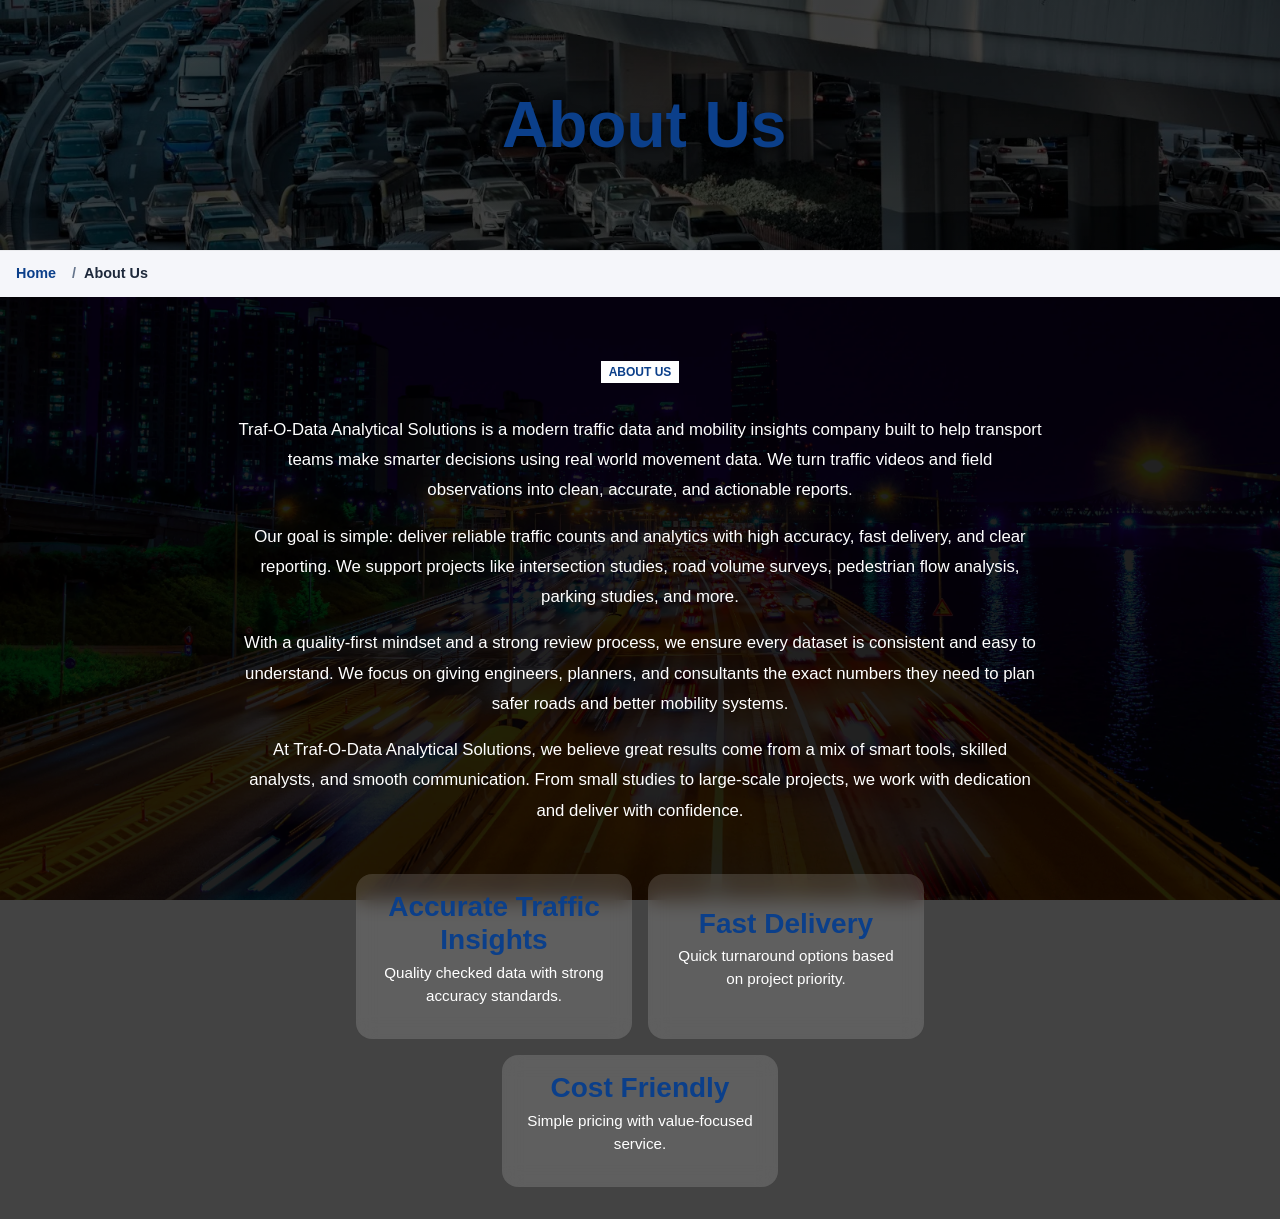
<file: pages/about.html>
<!doctype html>
<html lang="en">
  <head>
    <meta charset="UTF-8" />
    <meta name="viewport" content="width=device-width, initial-scale=1.0" />
    <title>Traf-O-Data Analytical Solutions</title>

    <!-- bootstrap cdns -->
    <link
      href="https://cdn.jsdelivr.net/npm/bootstrap@5.3.3/dist/css/bootstrap.min.css"
      rel="stylesheet"
    />
    <link
      rel="stylesheet"
      href="https://cdn.jsdelivr.net/npm/bootstrap-icons@1.11.3/font/bootstrap-icons.css"
    />

    <!-- custom css -->
    <link rel="stylesheet" href="../assets/css/about-us/main.css" />
  </head>
  <body>
    <header>
      <div class="container-fluid hero">
        <div class="container" style="width: 300px">
          <div class="content-overlay">About Us</div>
        </div>
      </div>
      <nav aria-label="breadcrumb" class="breadcrumb-wrapper container-fluid">
        <ol class="breadcrumb">
          <li class="breadcrumb-item">
            <a href="../index.html" class="fw-bold">Home</a>
          </li>
          <li class="breadcrumb-item active" aria-current="page">About Us</li>
        </ol>
      </nav>
    </header>
    <main>
      <section
        id="about-us"
        class="container-fluid hero-layout position-relative"
      >
        <!-- Background collage images -->
        <div class="background-collage">
          <div class="overlay"></div>
        </div>

        <!-- Content Centered -->
        <div class="container position-relative text-center text-content">
          <h1 class="title animate-item">ABOUT US</h1>
          <div class="about-us-content">
            <p class="animate-item">
              Traf-O-Data Analytical Solutions is a modern traffic data and mobility
              insights company built to help transport teams make smarter
              decisions using real world movement data. We turn traffic videos
              and field observations into clean, accurate, and actionable
              reports.
            </p>
            <p class="animate-item">
              Our goal is simple: deliver reliable traffic counts and analytics
              with high accuracy, fast delivery, and clear reporting. We support
              projects like intersection studies, road volume surveys,
              pedestrian flow analysis, parking studies, and more.
            </p>
            <p class="animate-item">
              With a quality-first mindset and a strong review process, we
              ensure every dataset is consistent and easy to understand. We
              focus on giving engineers, planners, and consultants the exact
              numbers they need to plan safer roads and better mobility systems.
            </p>
            <p class="animate-item">
              At Traf-O-Data Analytical Solutions, we believe great results come from a
              mix of smart tools, skilled analysts, and smooth communication.
              From small studies to large-scale projects, we work with
              dedication and deliver with confidence.
            </p>
          </div>

          <!-- Features / Badges -->
          <div class="about-features row mt-5 justify-content-center">
            <div class="col-12 col-md-4 feature animate-item d-flex justify-content-center align-items-center flex-column">
              <h3>Accurate Traffic Insights</h3>
              <p>Quality checked data with strong accuracy standards.</p>
            </div>
            <div class="col-12 col-md-4 feature animate-item d-flex justify-content-center align-items-center flex-column">
              <h3>Fast Delivery</h3>
              <p>Quick turnaround options based on project priority.</p>
            </div>
            <div class="col-12 col-md-4 feature animate-item d-flex justify-content-center align-items-center flex-column">
              <h3>Cost Friendly</h3>
              <p>Simple pricing with value-focused service.</p>
            </div>
          </div>
        </div>
      </section>
    </main>

    <script
      src="../assets/script/about-us/main.js"
      type="module"
      defer
    ></script>
  </body>
</html>
</file>
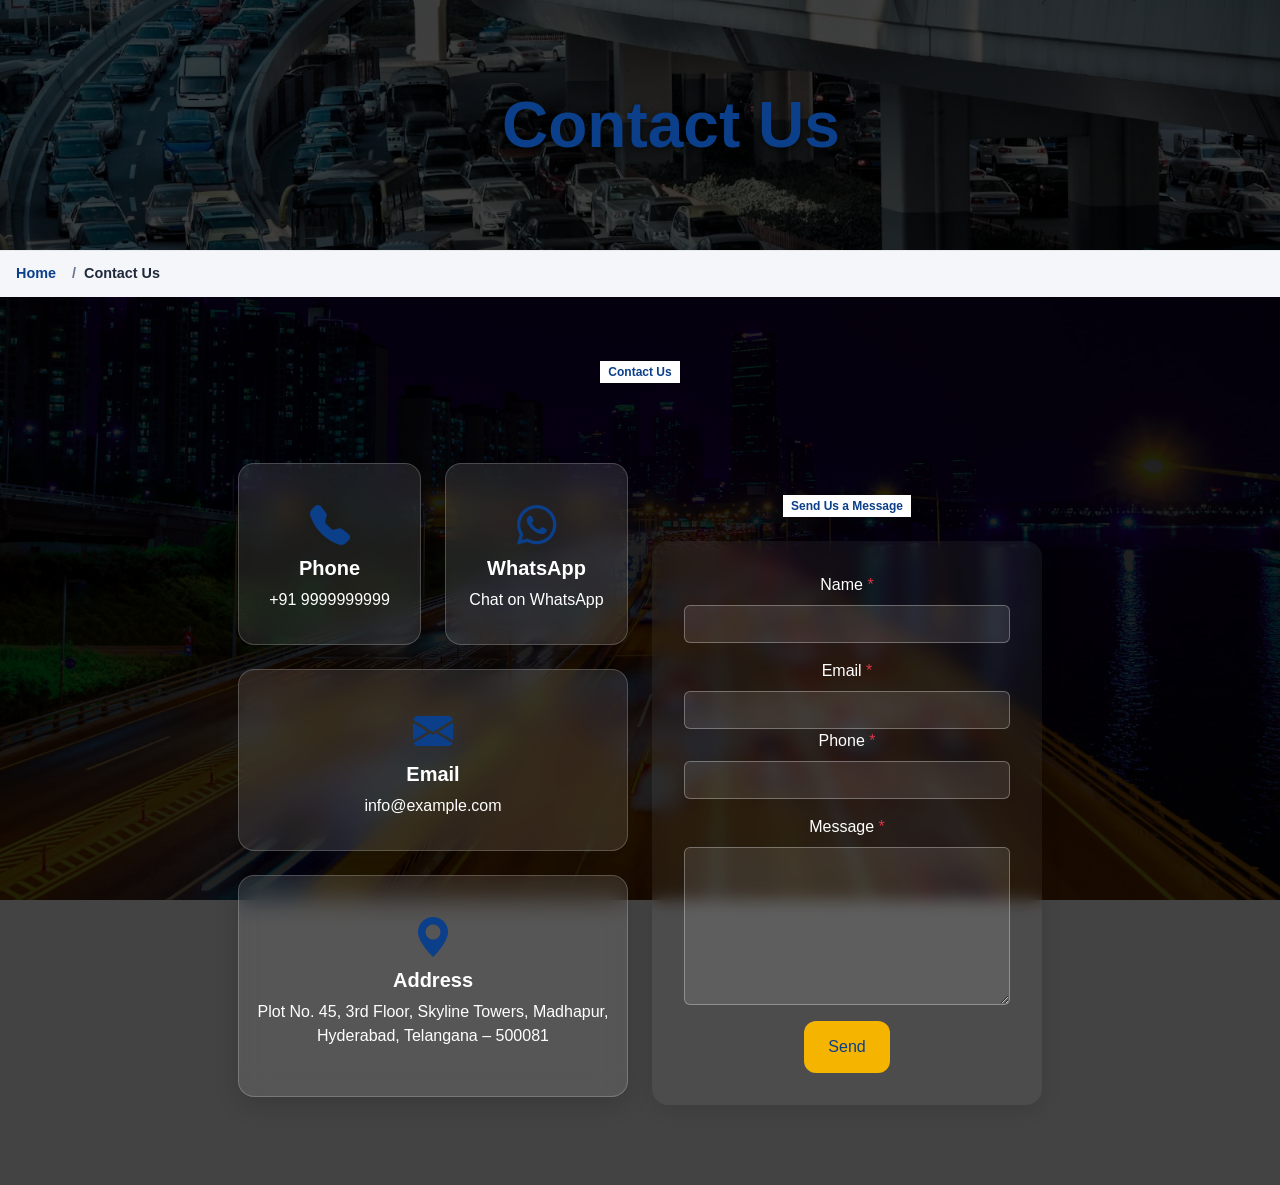
<file: pages/contact.html>
<!doctype html>
<html lang="en">
  <head>
    <meta charset="UTF-8" />
    <meta name="viewport" content="width=device-width, initial-scale=1.0" />
    <title>RouteMatrix Solutions</title>

    <!-- bootstrap cdns -->
    <link
      href="https://cdn.jsdelivr.net/npm/bootstrap@5.3.3/dist/css/bootstrap.min.css"
      rel="stylesheet"
    />
    <link
      rel="stylesheet"
      href="https://cdn.jsdelivr.net/npm/bootstrap-icons@1.11.3/font/bootstrap-icons.css"
    />

    <!-- custom css -->
    <link rel="stylesheet" href="../assets/css/contact-us/main.css" />
  </head>
  <body>
    <header>
      <div class="container-fluid hero">
        <div class="container" style="width: 300px">
          <div class="content-overlay">Contact Us</div>
        </div>
      </div>
      <nav aria-label="breadcrumb" class="breadcrumb-wrapper container-fluid">
        <ol class="breadcrumb">
          <li class="breadcrumb-item">
            <a href="../index.html" class="fw-bold">Home</a>
          </li>
          <li class="breadcrumb-item active" aria-current="page">Contact Us</li>
        </ol>
      </nav>
    </header>
    <main>
      <section
        id="contact-us"
        class="container-fluid hero-layout position-relative"
      >
        <!-- Background collage images -->
        <div class="background-collage">
          <div class="overlay"></div>
        </div>

        <!-- Content Centered -->
        <div class="container position-relative text-center text-content">
          <h1 class="title animate-item">Contact Us</h1>
          <div class="contact-us-body">
            <!-- Contact Info Section -->
            <div class="row contact-section py-5">
              <div class="col-12 col-lg-6 mb-4 mb-lg-0">
                <div class="row g-4">
                  <div class="col-12 col-md-6">
                    <div class="glass-card animate-item">
                      <i class="bi bi-telephone-fill fs-1 mb-2"></i>
                      <h5>Phone</h5>
                      <a href="tel:+919502857043">+91 9999999999</a>
                    </div>
                  </div>

                  <div class="col-12 col-md-6">
                    <div class="glass-card animate-item">
                      <i class="bi bi-whatsapp fs-1 mb-2"></i>
                      <h5>WhatsApp</h5>
                      <a href="https://wa.me/999999999" target="_blank"
                        >Chat on WhatsApp</a
                      >
                    </div>
                  </div>

                  <div class="col-12">
                    <div class="glass-card animate-item">
                      <i class="bi bi-envelope-fill fs-1 mb-2"></i>
                      <h5>Email</h5>
                      <a href="mailto:info@routematrixsolutions.com"
                        >info@example.com</a
                      >
                    </div>
                  </div>
                  <div class="col-12">
                    <div class="glass-card animate-item">
                      <i class="bi bi-geo-alt-fill fs-1 mb-2"></i>
                      <h5>Address</h5>
                      <p>
                        Plot No. 45, 3rd Floor, Skyline Towers, Madhapur,
                        Hyderabad, Telangana – 500081
                      </p>
                    </div>
                  </div>
                </div>
              </div>

              <!-- Right side: Contact Form -->
              <div class="col-12 col-lg-6">
                <div class="contact-form animate-item">
                  <h2 class="text-center mb-4 title">Send Us a Message</h2>
                  <form id="contactForm" novalidate>
                    <div class="form-group mb-3">
                      <label for="name" class="form-label text-white"
                        >Name
                        <span class="text-danger"> * </span>
                      </label>
                      <input
                        type="text"
                        class="form-control"
                        id="name"
                        required
                      />
                      <div class="invalid-feedback">
                        Please enter your name.
                      </div>
                    </div>
                    <div class="form-group">
                      <label for="email" class="form-label text-white"
                        >Email <span class="text-danger">*</span></label
                      >
                      <input
                        type="email"
                        class="form-control"
                        id="email"
                        required
                      />
                      <div class="invalid-feedback">
                        Please enter a valid email.
                      </div>
                    </div>
                    <div class="form-group mb-3">
                      <label for="phone" class="form-label text-white"
                        >Phone <span class="text-danger">*</span></label
                      >
                      <input
                        type="tel"
                        class="form-control"
                        id="phone"
                        required
                      />
                      <div class="invalid-feedback">
                        Please enter your phone number.
                      </div>
                    </div>

                    <div class="form-group mb-3">
                      <label for="message" class="form-label text-white"
                        >Message <span class="text-danger">*</span></label
                      >
                      <textarea
                        class="form-control"
                        id="message"
                        rows="6"
                        required
                      ></textarea>
                      <div class="invalid-feedback">
                        Please enter your message.
                      </div>
                    </div>
                    <div class="text-center">
                      <button type="submit" class="btn btn-primary">
                        Send
                      </button>
                    </div>
                  </form>
                  <div
                    id="formSuccess"
                    class="text-center mt-3 text-success d-none"
                  >
                    Your message has been sent successfully!
                  </div>
                </div>
              </div>
            </div>
          </div>
        </div>
      </section>
    </main>

    <script
      src="../assets/script/contact-us/main.js"
      type="module"
      defer
    ></script>
  </body>
</html>
</file>
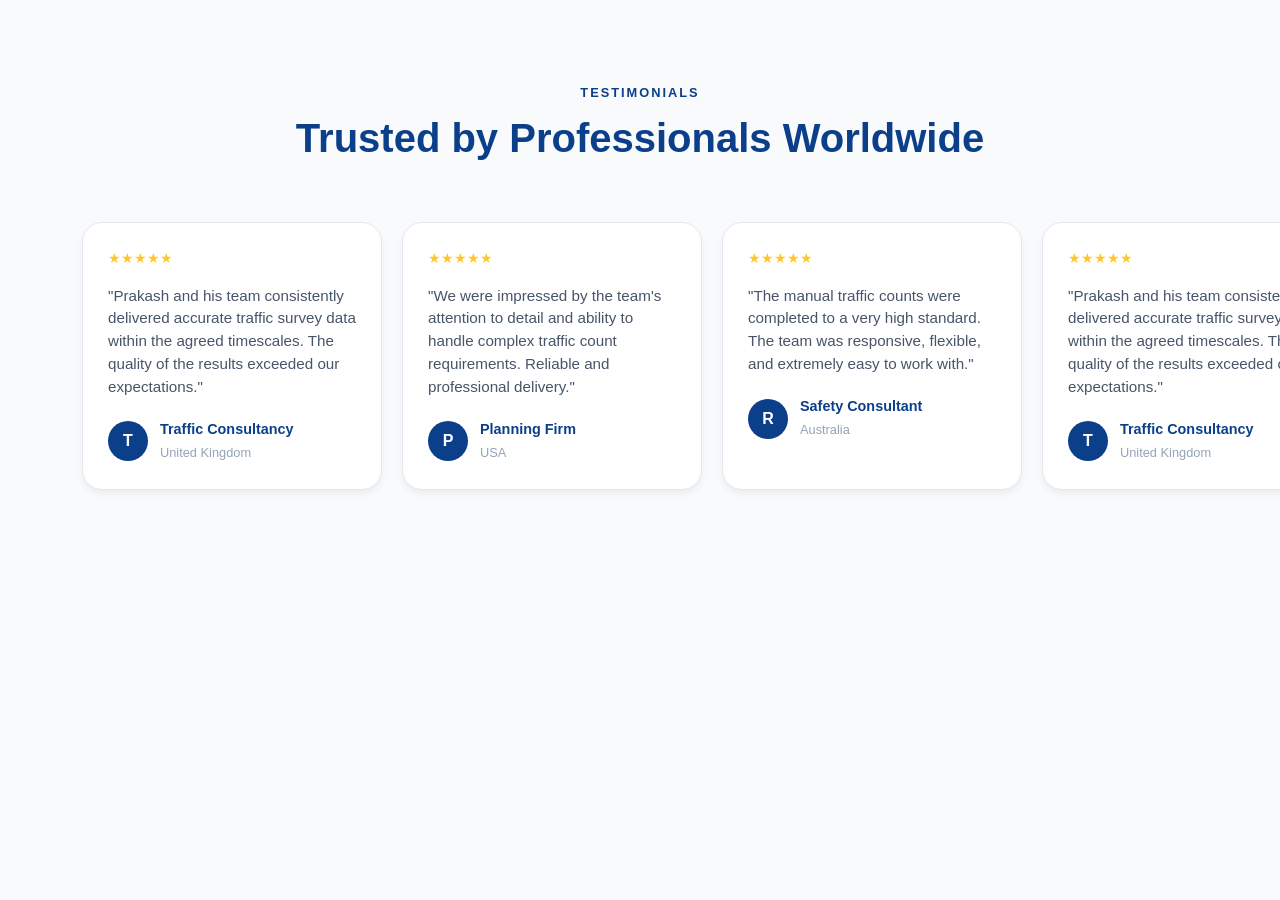
<file: pages/testimonials.html>
<!DOCTYPE html>
<html lang="en">
<head>
    <meta charset="UTF-8">
    <meta name="viewport" content="width=device-width, initial-scale=1.0">
    <title>Testimonials - Trafo Data</title>
    <!-- Bootstrap CSS -->
    <link href="https://cdn.jsdelivr.net/npm/bootstrap@5.3.3/dist/css/bootstrap.min.css" rel="stylesheet">
    <link rel="stylesheet" href="https://cdn.jsdelivr.net/npm/bootstrap-icons@1.11.3/font/bootstrap-icons.css">

    <style>
      :root {
            --color-primary: #0B3F8A;
            --color-accent: #FFC72C;
            --color-text-dark: #1E293B;
            --color-bg-light: #F8FAFC;
        }

        body { font-family: 'Segoe UI', Tahoma, sans-serif; background-color: var(--color-bg-light); }

        .section-header { text-align: center; margin-bottom: 60px; }
        .section-header .subtitle { color: var(--color-primary); font-weight: 600; text-transform: uppercase; letter-spacing: 2px; font-size: 0.8rem; }
        .section-header h2 { color: var(--color-primary); font-weight: 800; font-size: 2.5rem; margin-top: 10px; }

        .testimonials-section { padding: 80px 0; overflow: hidden; }
        
        .testimonials-carousel {
            display: flex;
            gap: 20px;
            animation: scroll-left 25s linear infinite;
        }

        .testimonials-carousel:hover { animation-play-state: paused; }

        @keyframes scroll-left {
            0% { transform: translateX(0); }
            100% { transform: translateX(calc(-50% - 10px)); }
        }

        /* Card Design Updated */
        .testimonial-card {
            min-width: 300px;
            max-width: 300px;
            padding: 25px;
            background: #fff;
            border-radius: 20px;
            border: 1px solid #e2e8f0;
            box-shadow: 0 4px 6px rgba(0,0,0,0.05);
            transition: all 0.3s ease;
        }

        .testimonial-card:hover { transform: translateY(-10px); border-color: var(--color-accent); }
        
        .stars { color: var(--color-accent); margin-bottom: 15px; font-size: 0.9rem; }
        .testimonial-content { font-size: 0.95rem; line-height: 1.5; color: #475569; margin-bottom: 20px; }
        
        .client-avatar {
            width: 40px; height: 40px;
            background: var(--color-primary);
            color: #fff;
            border-radius: 50%;
            display: flex; align-items: center; justify-content: center;
            font-weight: 700; margin-right: 12px;
        }
        
        .client-name { font-weight: 700; color: var(--color-primary); display: block; font-size: 0.9rem; }
        .client-company { font-size: 0.8rem; color: #94A3B8; }

        @media (max-width: 768px) {
            .testimonial-card { min-width: 260px; max-width: 260px; }
        }
    </style>
</head>
<body>

    <section class="testimonials-section">
        <div class="container">
            <!-- Header -->
            <div class="section-header">
                <span class="subtitle">Testimonials</span>
                <h2>Trusted by Professionals Worldwide</h2>
            </div>

            <!-- Carousel -->
            <div class="testimonials-carousel-wrapper">
                <div class="testimonials-carousel">
                    <!-- Card 1 -->
                    <article class="testimonial-card">
                        <div class="stars">★★★★★</div>
                        <p class="testimonial-content">"Prakash and his team consistently delivered accurate traffic survey data within the agreed timescales. The quality of the results exceeded our expectations."</p>
                        <div class="d-flex align-items-center">
                            <div class="client-avatar">T</div>
                            <div>
                                <span class="client-name">Traffic Consultancy</span>
                                <span class="client-company">United Kingdom</span>
                            </div>
                        </div>
                    </article>

                    <!-- Card 2 -->
                    <article class="testimonial-card">
                        <div class="stars">★★★★★</div>
                        <p class="testimonial-content">"We were impressed by the team's attention to detail and ability to handle complex traffic count requirements. Reliable and professional delivery."</p>
                        <div class="d-flex align-items-center">
                            <div class="client-avatar">P</div>
                            <div>
                                <span class="client-name">Planning Firm</span>
                                <span class="client-company">USA</span>
                            </div>
                        </div>
                    </article>

                    <!-- Card 3 -->
                    <article class="testimonial-card">
                        <div class="stars">★★★★★</div>
                        <p class="testimonial-content">"The manual traffic counts were completed to a very high standard. The team was responsive, flexible, and extremely easy to work with."</p>
                        <div class="d-flex align-items-center">
                            <div class="client-avatar">R</div>
                            <div>
                                <span class="client-name">Safety Consultant</span>
                                <span class="client-company">Australia</span>
                            </div>
                        </div>
                    </article>

                    <!-- Duplicates for seamless loop -->
                    <article class="testimonial-card">
                        <div class="stars">★★★★★</div>
                        <p class="testimonial-content">"Prakash and his team consistently delivered accurate traffic survey data within the agreed timescales. The quality of the results exceeded our expectations."</p>
                        <div class="d-flex align-items-center">
                            <div class="client-avatar">T</div>
                            <div>
                                <span class="client-name">Traffic Consultancy</span>
                                <span class="client-company">United Kingdom</span>
                            </div>
                        </div>
                    </article>

                    <article class="testimonial-card">
                        <div class="stars">★★★★★</div>
                        <p class="testimonial-content">"We were impressed by the team's attention to detail and ability to handle complex traffic count requirements. Reliable and professional delivery."</p>
                        <div class="d-flex align-items-center">
                            <div class="client-avatar">P</div>
                            <div>
                                <span class="client-name">Planning Firm</span>
                                <span class="client-company">USA</span>
                            </div>
                        </div>
                    </article>
                </div>
            </div>
        </div>
    </section>

</body>
</html>
</file>
<file: assets/css/about-us/main.css>
@import url(../common.css);
@import url(./header.css);

.hero-layout {
  position: relative;
  width: 100%;
  height: max-content;
  display: flex;
  align-items: center;
  justify-content: center;
  overflow: hidden;

  /* Fixed background */
  background: url(../../images/about-us/main-bg.webp) no-repeat center center
    fixed;
  background-size: cover;

  &::before {
    content: "";
    position: absolute;
    top: 0;
    left: 0;
    width: 100%;
    height: 100%;
    background-color: rgba(0, 0, 0, 0.35); /* dark overlay for contrast */
    z-index: 1;
  }

  /* Glassmorphic content wrapper */
  .text-content {
    position: relative;
    z-index: 2;
    max-width: 900px;
    margin: 0 auto;
    padding: 2rem 3rem;
    text-align: center;

    .title {
      font-size: clamp(2rem, 5vw, 3rem);
      font-weight: 700;
      margin-bottom: 2rem;
      color: var(--color-primary);
    }

    .about-us-content p {
      font-size: 1.05rem;
      line-height: 1.8;
      color: var(--color-text-white);
      margin-bottom: 1rem;
    }

    .about-features {
      margin-top: 2rem;
      display: flex;
      flex-wrap: wrap;
      justify-content: center;
      gap: 1rem;

      .feature {
        background: rgba(255, 255, 255, 0.15);
        backdrop-filter: blur(10px);
        -webkit-backdrop-filter: blur(10px);
        border-radius: 1rem;
        padding: 1rem 1.5rem;
        min-width: 180px;
        transition:
          transform 0.3s ease,
          box-shadow 0.3s ease,
          background 0.3s ease;

        &:hover {
          transform: translateY(-5px);
          box-shadow: 0 8px 20px rgba(0, 0, 0, 0.3);
          background: rgba(255, 255, 255, 0.2);
        }

        h3 {
          color: var(--color-primary);
          font-weight: 700;
          margin-bottom: 0.3rem;
        }

        p {
          font-size: 0.95rem;
          color: var(--color-text-white);
        }
      }
    }

    .about-us-page-btn a {
      display: inline-block;
      border: none;
      padding: 0.85rem 1.5rem;
      background-color: var(--color-accent);
      color: var(--color-primary);
      font-weight: 700;
      border-radius: 12px;
      transition: all 0.3s ease;

      &:hover {
        background-color: var(--color-accent-hover);
        transform: translateY(-2px);
        box-shadow: 0 8px 20px rgba(0, 0, 0, 0.08);
      }

      &:active {
        background-color: var(--color-accent-active);
      }

      &:focus-visible {
        outline: 2px solid var(--color-primary);
        outline-offset: 2px;
      }
    }
  }

  /* Background collage overlay */
  .background-collage .overlay {
    position: absolute;
    width: 100%;
    height: 100%;
    top: 0;
    left: 0;
    background-color: rgba(0, 0, 0, 0.6);
    z-index: 0;
  }

  /* Scroll animations */
  .animate-item {
    opacity: 0;
    transform: translateY(30px);
    transition: all 0.7s ease;
  }

  .animate-visible {
    opacity: 1;
    transform: translateY(0);
  }

  /* Responsive */
  @media (max-width: 768px) {
    padding: 4rem 1rem;

    .text-content {
      padding: 1.5rem 2rem;
    }

    .about-features {
      flex-direction: column;
      gap: 0.5rem;

      .feature {
        min-width: 100%;
      }
    }
  }
}
</file>
<file: assets/css/contact-us/main.css>
@import url(../common.css);
@import url(../about-us/header.css);
@import url(../contact-us/contact.css);
/* ================= Contact Hero Layout ================= */
.hero-layout {
  position: relative;
  width: 100%;
  height: max-content;
  display: flex;
  align-items: center;
  justify-content: center;
  overflow: hidden;

  /* Background image */
  background: url(../../images/about-us/main-bg.webp) no-repeat center center
    fixed;
  background-size: cover;
}

.hero-layout::before {
  content: "";
  position: absolute;
  top: 0;
  left: 0;
  width: 100%;
  height: 100%;
  background-color: rgba(0, 0, 0, 0.35); /* dark overlay */
  z-index: 1;
}

/* Centered content wrapper */
.text-content {
  position: relative;
  z-index: 2;
  max-width: 900px;
  margin: 0 auto;
  padding: 2rem 3rem;
  text-align: center;
}

/* Titles */
.text-content .title {
  font-size: clamp(2rem, 5vw, 3rem);
  font-weight: 700;
  margin-bottom: 2rem;
  color: var(--color-primary);
}

/* Contact Section Cards */
.contact-section .glass-card {
  background: rgba(255, 255, 255, 0.1);
  border-radius: 1rem;
  padding: 2rem 1rem;
  backdrop-filter: blur(12px);
  -webkit-backdrop-filter: blur(12px);
  border: 1px solid rgba(255, 255, 255, 0.2);
  box-shadow: 0 8px 25px rgba(0, 0, 0, 0.15);
  transition:
    transform 0.4s ease,
    box-shadow 0.4s ease;
}

.contact-section .glass-card i {
  color: var(--color-primary);
  margin-bottom: 0.5rem;
  transition:
    transform 0.5s ease,
    color 0.5s ease;
}

.contact-section .glass-card h5 {
  margin-bottom: 0.5rem;
  font-weight: 700;
  color: var(--color-text-white);
}

.contact-section .glass-card a,
.contact-section .glass-card p {
  color: var(--color-text-white);
  text-decoration: none;
}

.contact-section .glass-card:hover {
  transform: translateY(-10px);
  box-shadow: 0 15px 30px rgba(0, 0, 0, 0.25);
}

.contact-section .glass-card:hover i {
  transform: translateY(-5px) rotate(-10deg);
  color: var(--color-primary-hover);
}

/* Contact Form */
.contact-form form {
  background: rgba(255, 255, 255, 0.05);
  padding: 2rem;
  border-radius: 1rem;
  box-shadow: 0 5px 20px rgba(0, 0, 0, 0.1);
  backdrop-filter: blur(8px);
}

.contact-form .btn-primary {
  background-color: var(--color-accent);
  border-color: transparent;
  color: var(--color-primary);
  transition: all 0.3s ease;
}

.contact-form .btn-primary:hover {
  background-color: var(--color-accent-hover);
  border-color: transparent;
  transform: translateY(-2px);
  box-shadow: 0 8px 20px rgba(0, 0, 0, 0.12);
}

.contact-form .btn-primary:active {
  background-color: var(--color-accent-active);
}

.contact-form .btn-primary:focus-visible {
  outline: 2px solid var(--color-primary);
  outline-offset: 2px;
}

.contact-form input,
.contact-form textarea {
  background: rgba(255, 255, 255, 0.1);
  border: 1px solid rgba(255, 255, 255, 0.3);
  color: var(--color-text-white);
  transition: all 0.3s ease;
}

.contact-form input:focus,
.contact-form textarea:focus {
  border-color: var(--color-primary);
  background-color: rgba(255, 255, 255, 0.15);
  box-shadow: 0 4px 12px rgba(0, 0, 0, 0.2);
  outline: none;
}

.contact-form .invalid-feedback {
  color: #ff6b6b;
}

/* Background overlay for collage */
.background-collage .overlay {
  position: absolute;
  width: 100%;
  height: 100%;
  top: 0;
  left: 0;
  background-color: rgba(0, 0, 0, 0.6);
  z-index: 0;
}

/* Scroll animations */
.animate-item {
  opacity: 0;
  transform: translateY(30px);
  transition: all 0.7s ease;
}

.animate-visible {
  opacity: 1;
  transform: translateY(0);
}

/* Responsive */
@media (max-width: 768px) {
  .text-content {
    padding: 1.5rem 2rem;
  }

  .contact-section .glass-card {
    padding: 1.5rem 1rem;
  }
}
</file>
